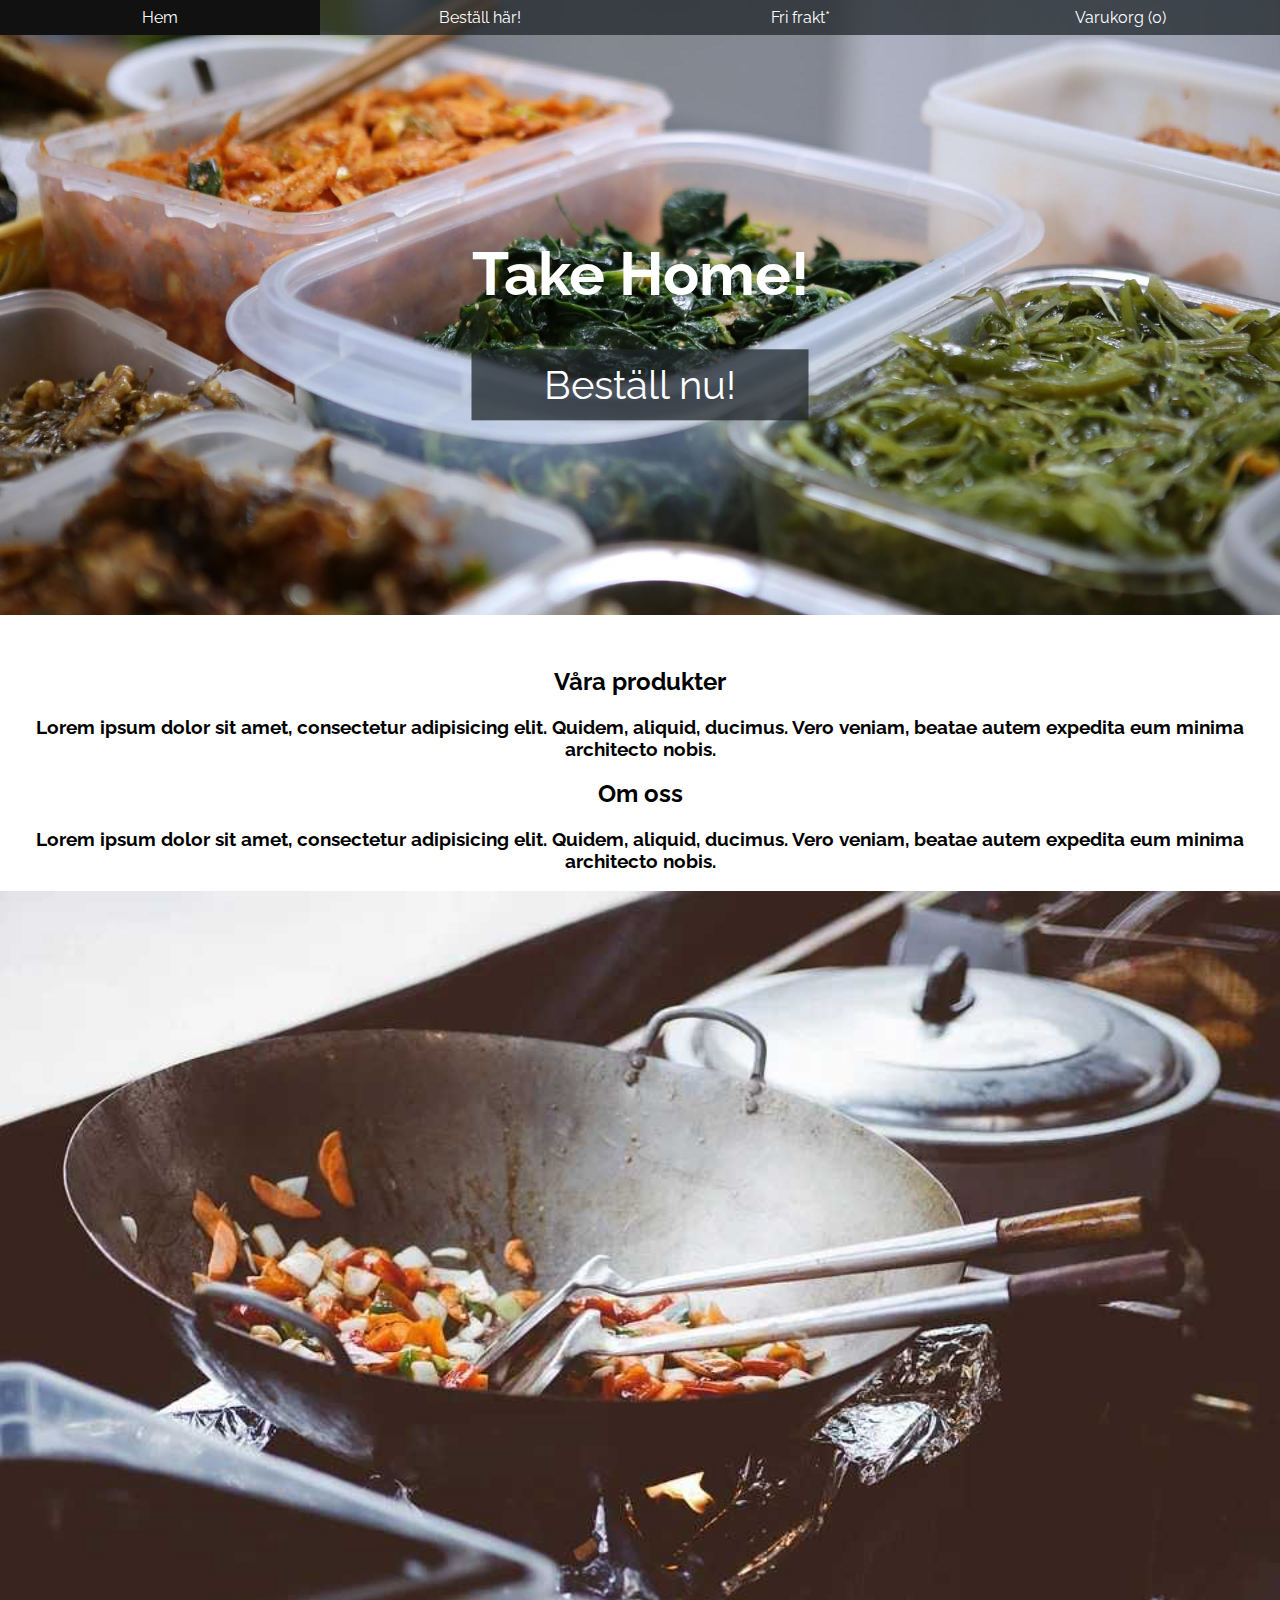
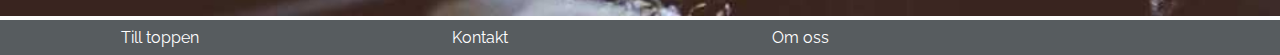
<file: index.html>
<!DOCTYPE html>
<html lang="sv">

<head>
  <meta charset="UTF-8">
  <meta name="viewport" content="width=device-width, initial-scale=1.0">
  <meta http-equiv="X-UA-Compatible" content="ie=edge">
  <meta name="Description" content="De bästa matlådorna samlade på samma ställe.">
  <title>Take Home</title>
  <link rel="stylesheet" href="css/style.css">
  <link rel="shortcut icon" href="img/favicon.ico" type="image/x-icon">
  <link rel="icon" href="img/favicon.ico" type="image/x-icon">
</head>

<body>
  <nav>
    <ul>
      <li><a href="index.html">Hem</a></li>
      <li id="orderhere"><a href="index2.html">Beställ här!</a></li>
      <li><a onclick="freeshipping('block')">Fri frakt*</a></li>
      <li><a href="index3.html" id="shoppingcartnav">Varukorg (0)</a></li>
    </ul>
  </nav>
  <!-- Free shipping popup -->
  <div id="freeshipping">
    <button onclick="freeshipping('none')">X</button>
    <h2>Fri frakt*</h2>
    <h3>Vi erbjuder nu fri frakt till alla våra kunder som beställer någon av våra matlådor*</h3>
    <p id="freeshippingdisclaimer">*Fri frakt är endast tillgängligt på någon av våra utvalta produkter i vår butik*.</p>
    <p id="storedisclaimer">*Vi har inga utvalda produkter.</p>
  </div>
  <header>
    <img src="img/matlada.jpg" alt="matlåda">
    <div id="headertext">
      <h1>Take Home!</h1>
      <a href="index2.html">Beställ nu!</a>
    </div>
  </header>
  <section class="products" id="products">
    <div id="about">
      <h2>Våra produkter</h2>
      <h3 id="product-text"> Lorem ipsum dolor sit amet, consectetur adipisicing elit. Quidem, aliquid, ducimus. Vero veniam, beatae autem expedita eum minima architecto nobis.</h3>
      <h2>Om oss</h2>
      <h3 id="about-text"> Lorem ipsum dolor sit amet, consectetur adipisicing elit. Quidem, aliquid, ducimus. Vero veniam, beatae autem expedita eum minima architecto nobis.</h3>
      <img id="about-img" src="img/aboutimg.jpg" alt="aboutimg">
    </div>
  </section>
  <footer class="pagefooter">
    <ul>
      <li><a href="#">Till toppen</a></li>
      <li><a href="index4.html">Kontakt</a></li>
      <li><a href="#about">Om oss</a></li>
    </ul>
  </footer>
  <script src="js/javascript.js"></script>
</body>

</html>
</file>
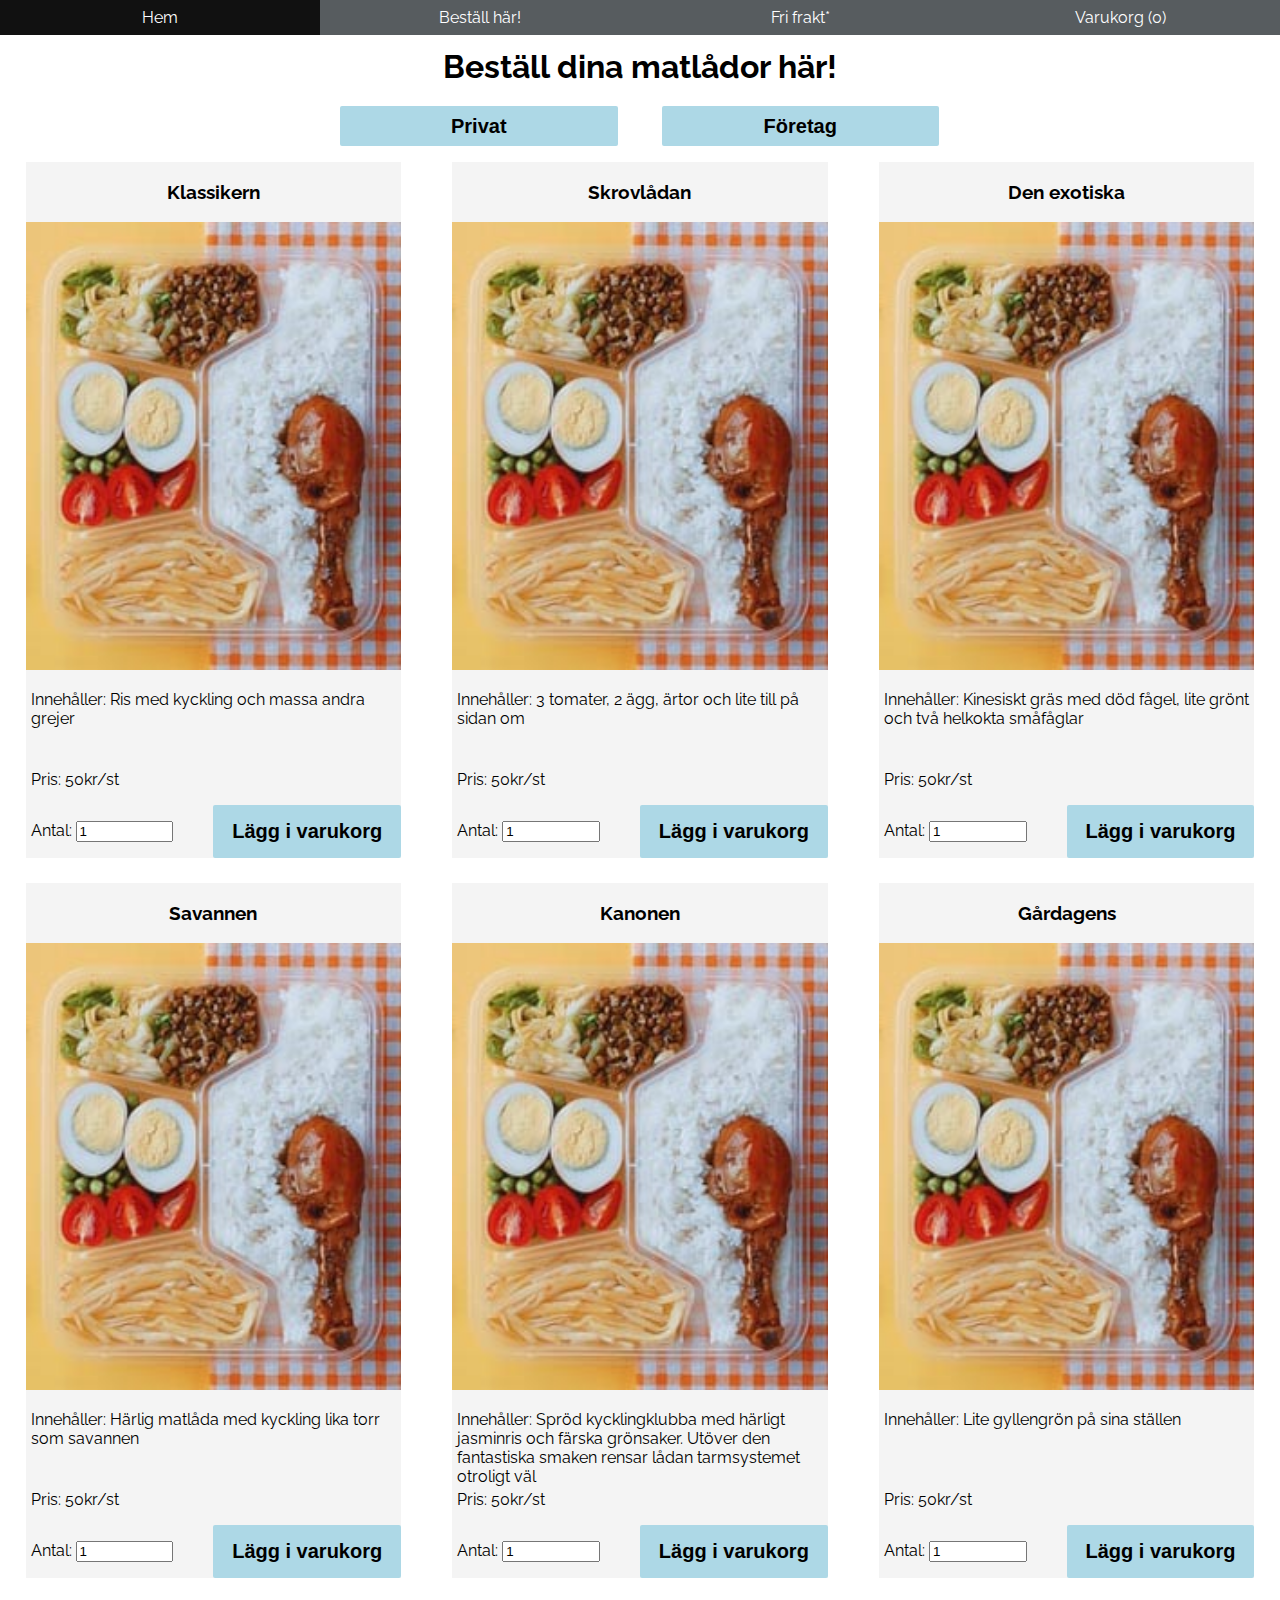
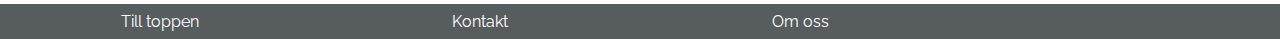
<file: index2.html>
<!DOCTYPE html>
<html lang="sv">

<head>
  <meta charset="UTF-8">
  <meta name="viewport" content="width=device-width, initial-scale=1.0">
  <meta http-equiv="X-UA-Compatible" content="ie=edge">
  <meta name="Description" content="Beställ matlådor av högsta kvalité.">
  <title>Beställ här! Take home</title>
  <link rel="stylesheet" href="css/style.css">
  <link rel="shortcut icon" href="img/favicon.ico" type="image/x-icon">
  <link rel="icon" href="img/favicon.ico" type="image/x-icon">
</head>

<body>
  <nav>
    <ul>
      <li><a href="index.html">Hem</a></li>
      <li id="orderhere"><a href="index2.html">Beställ här!</a></li>
      <li><a onclick="freeshipping('block')">Fri frakt*</a></li>
      <li><a href="index3.html" id="shoppingcartnav">Varukorg (0)</a></li>
    </ul>
  </nav>
  <!-- Free shipping popup -->
  <div id="freeshipping">
    <button onclick="freeshipping('none')">X</button>
    <h2>Fri frakt*</h2>
    <h3>Vi erbjuder nu fri frakt till alla våra kunder som beställer någon av våra matlådor*</h3>
    <p id="freeshippingdisclaimer">*Fri frakt är endast tillgängligt på någon av våra utvalta produkter i vår butik*.</p>
    <p id="storedisclaimer">*Vi har inga utvalda produkter.</p>
  </div>
  <section id="index2section">
    <h1>Beställ dina matlådor här!</h1>
    <div id="centerorderbuttons">
      <button class="ordertypebutton" type="button" name="button">Privat</button>
      <button class="ordertypebutton" type="button" name="button">Företag</button>
    </div>
    <div id="lunchboxcontainer">
      <div class="lunchbox">
        <h3>Klassikern</h3>
        <img src="img/lunchbox.jpg" alt="lunchbox">
        <div class="productinfo">
          <p class="containinfo">Innehåller: Ris med kyckling och massa andra grejer</p>
          <p class="priceinfo">Pris: 50kr/st</p>
          <p class="amountinfo">Antal: <input id="product1amount" type="number" name="Antal:" value="1" min="1"></p>
          <button type="button" name="button" onclick="addtocart('Klassikern', '50', 'product1amount')">Lägg i varukorg</button>
        </div>
      </div>
      <div class="lunchbox">
        <h3>Skrovlådan</h3>
        <img src="img/lunchbox.jpg" alt="lunchbox">
        <div class="productinfo">
          <p class="containinfo">Innehåller: 3 tomater, 2 ägg, ärtor och lite till på sidan om</p>
          <p class="priceinfo">Pris: 50kr/st</p>
          <p class="amountinfo">Antal: <input id="product2amount" type="number" name="Antal:" value="1" min="1"></p>
          <button type="button" name="button" onclick="addtocart('Skrovlådan', '50', 'product2amount')">Lägg i varukorg</button>
        </div>
      </div>
      <div class="lunchbox">
        <h3>Den exotiska</h3>
        <img src="img/lunchbox.jpg" alt="lunchbox">
        <div class="productinfo">
          <p class="containinfo">Innehåller: Kinesiskt gräs med död fågel, lite grönt och två helkokta småfåglar</p>
          <p class="priceinfo">Pris: 50kr/st</p>
          <p class="amountinfo">Antal: <input id="product3amount" type="number" name="Antal:" value="1" min="1"></p>
          <button type="button" name="button" onclick="addtocart('Den exotiska', '50', 'product3amount')">Lägg i varukorg</button>
        </div>
      </div>
      <div class="lunchbox">
        <h3>Savannen</h3>
        <img src="img/lunchbox.jpg" alt="lunchbox">
        <div class="productinfo">
          <p class="containinfo">Innehåller: Härlig matlåda med kyckling lika torr som savannen</p>
          <p class="priceinfo">Pris: 50kr/st</p>
          <p class="amountinfo">Antal: <input id="product4amount" type="number" name="Antal:" value="1" min="1"></p>
          <button type="button" name="button" onclick="addtocart('Savannen', '50', 'product4amount')">Lägg i varukorg</button>
        </div>
      </div>
      <div class="lunchbox">
        <h3>Kanonen</h3>
        <img src="img/lunchbox.jpg" alt="lunchbox">
        <div class="productinfo">
          <p class="containinfo">Innehåller: Spröd kycklingklubba med härligt jasminris och färska grönsaker. Utöver den fantastiska smaken rensar lådan tarmsystemet otroligt väl</p>
          <p class="priceinfo">Pris: 50kr/st</p>
          <p class="amountinfo">Antal: <input id="product5amount" type="number" name="Antal:" value="1" min="1"></p>
          <button type="button" name="button" onclick="addtocart('Kanonen', '50', 'product5amount')">Lägg i varukorg</button>
        </div>
      </div>
      <div class="lunchbox">
        <h3>Gårdagens</h3>
        <img src="img/lunchbox.jpg" alt="lunchbox">
        <div class="productinfo">
          <p class="containinfo">Innehåller: Lite gyllengrön på sina ställen</p>
          <p class="priceinfo">Pris: 50kr/st</p>
          <p class="amountinfo">Antal: <input id="product6amount" type="number" name="Antal:" value="1" min="1"></p>
          <button type="button" name="button" onclick="addtocart('Gårdagens', '50', 'product6amount')">Lägg i varukorg</button>
        </div>
      </div>
    </div>
  </section>
  <footer class="pagefooter">
    <ul>
      <li><a href="#">Till toppen</a></li>
      <li><a href="index4.html">Kontakt</a></li>
      <li><a href="index.html#about">Om oss</a></li>
    </ul>
  </footer>
  <script src="js/javascript2.js"></script>
</body>

</html>
</file>
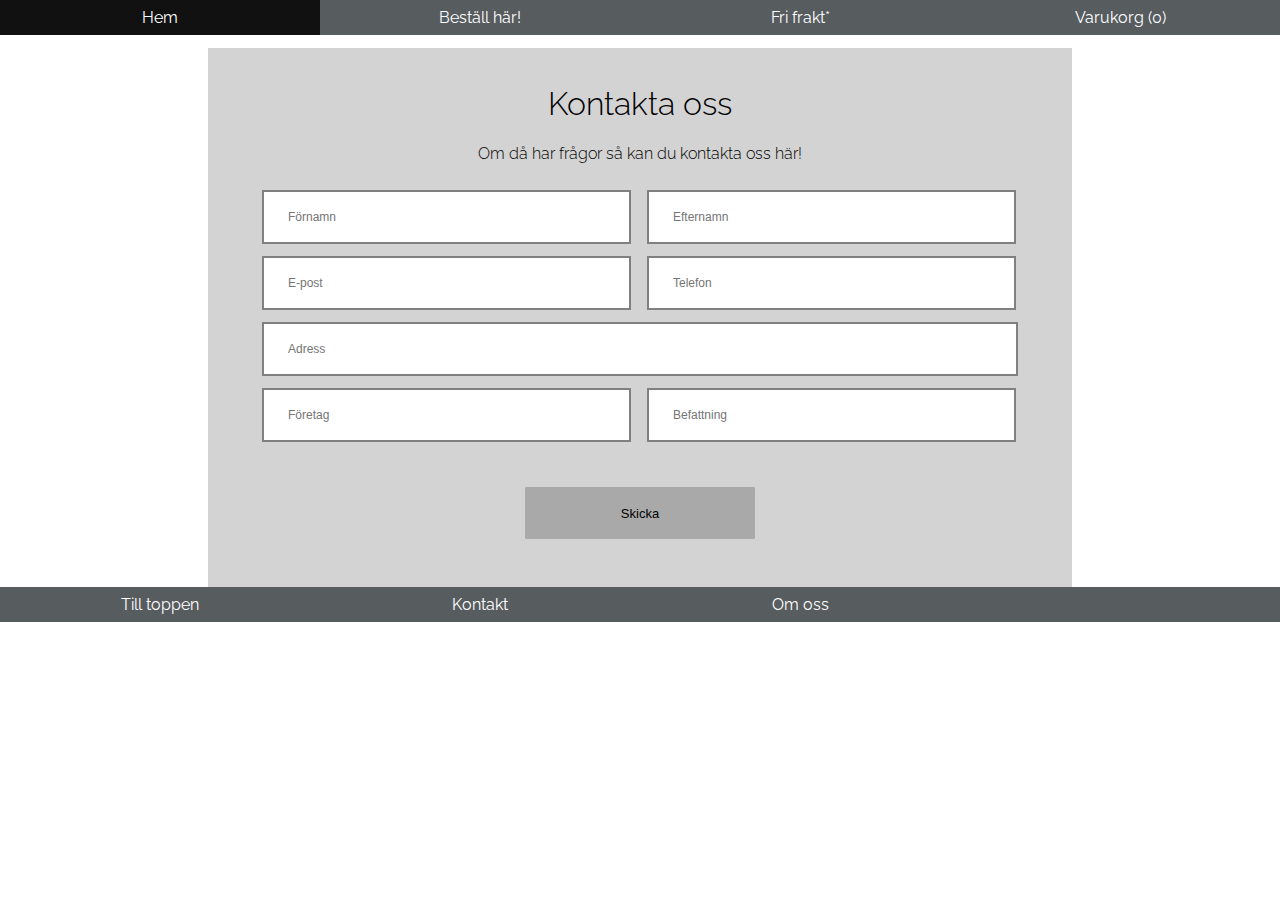
<file: index4.html>
<!DOCTYPE html>
<html lang="sv">

<head>
  <meta charset="UTF-8">
  <meta name="viewport" content="width=device-width, initial-scale=1.0">
  <meta http-equiv="X-UA-Compatible" content="ie=edge">
  <meta name="Description" content="Kontakta oss här.">
  <title>Kontakt Take home</title>
  <link rel="stylesheet" href="css/style.css">
</head>

<body>
  <nav>
    <ul>
      <li><a href="index.html">Hem</a></li>
      <li id="orderhere"><a href="index2.html">Beställ här!</a></li>
      <li><a onclick="freeshipping('block')">Fri frakt*</a></li>
      <li><a href="index3.html" id="shoppingcartnav">Varukorg (0)</a></li>
    </ul>
  </nav>
  <!-- Free shipping popup -->
  <div id="freeshipping">
    <button onclick="freeshipping('none')">X</button>
    <h2>Fri frakt*</h2>
    <h3>Vi erbjuder nu fri frakt till alla våra kunder som beställer någon av våra matlådor*</h3>
    <p id="freeshippingdisclaimer">*Fri frakt är endast tillgängligt på någon av våra utvalta produkter i vår butik*.</p>
    <p id="storedisclaimer">*Vi har inga utvalda produkter.</p>
  </div>
  <header>
  </header>
  <section>
    <div id="contactinformation">
      <h1>Kontakta oss</h1>
      <h4>Om då har frågor så kan du kontakta oss här!</h4>
      <input type="text" name="" placeholder="Förnamn">
      <input type="text" name="" placeholder="Efternamn">
      <input type="text" name="" placeholder="E-post">
      <input type="text" name="" placeholder="Telefon">
      <input id="addressinput" type="text" name="" placeholder="Adress">
      <input type="text" name="" placeholder="Företag">
      <input type="text" name="" placeholder="Befattning">
      <button type="button" name="button">Skicka</button>
    </div>
  </section>
  <footer class="pagefooter">
    <ul>
      <li><a href="#">Till toppen</a></li>
      <li><a href="index4.html">Kontakt</a></li>
      <li><a href="index.html#about">Om oss</a></li>
    </ul>
  </footer>
  <script src="js/javascript.js"></script>
</body>

</html>
</file>
<file: css/style.css>
/*Fonts*/
@import url('https://fonts.googleapis.com/css?family=Raleway:300,400,600&display=swap');

body {
  margin: 0;
  padding: 0;
  font-family: 'Raleway', sans-serif;
  font-weight: 400;
  background-color: white;
}

button {
  background-color: lightblue;
  color: black;
  padding: 3px 3px;
  text-align: center;
  text-decoration: none;
  font-weight: 600;
  border: none;
  border-radius: 0.1em;
}

button:hover {
  background-color: grey;
  color: #FFF;
}

#freeshipping {
  background-color: white;
  position: absolute;
  z-index: 2;
  padding: 2px;
  border: 2px solid #131f34;
  top: 3em;
  left: 50%;
  transform: translate(-50%);
  display: none;
}

#freeshipping button {
  float: right;
  background-color: red;
  height: 2em;
  width: 2em;
}

#freeshippingdisclaimer,
#storedisclaimer {
  font-size: 12px;
}

/*Nav*/
nav>ul,
.pagefooter ul {
  position: absolute;
  list-style-type: none;
  margin: 0;
  padding: 0;
  overflow: hidden;
  background-color: rgba(31, 37, 42, 0.75);
  z-index: 1;
  top: 0;
}

.pagefooter ul {
  position: relative;
  width: 100%;
}

nav li,
.pagefooter li {
  float: left;
  width: 25vw;
}

nav li a,
.pagefooter li a {
  display: block;
  color: white;
  text-align: center;
  padding: 0.5em;
  text-decoration: none;
}

nav li a:hover,
.pagefooter li a:hover {
  background-color: #111;
}
/*Section*/
#products * {
  text-align: center;
}
section {
  margin-top: 3em;
}
section h1 {
  text-align: center;
}
#about-img {
  width: 100%;
}
.ordertypebutton {
width: calc(50% - 2.125em);
height: 2em;
font-size: 20px;
margin-left: 1em;
margin-right: 1em;
}
#centerorderbuttons {
  display: block;
   margin-left: auto;
   margin-right: auto;
   width: 40em;
}
/*Header*/
header>img {
  width: 100%;
}

header {
  position: relative;
}

header>#headertext {
  position: absolute;
  top: 50%;
  left: 50%;
  transform: translate(-50%, -50%);
}

header>#headertext>* {
  display: block;
  color: white;
  text-decoration: none;
  font-size: 60px;
  text-align: center;
}
header>#headertext>a {
  font-size: 40px;
  padding: 0.3em 1em 0.3em 1em;
      background-color: rgba(31, 37, 42, 0.75);
      width: calc(100% - 2em);
}


/*index2.html*/
.lunchbox {
  margin: 0 2vw 2vw 2vw;
  float: left;
  background-color: rgba(31, 37, 42, 0.05);
  color: black;
}
.lunchbox img {
  width: 100%;
}
.lunchbox h3 {
  text-align: center;
}
#lunchboxcontainer {
  margin-top: 1em;
  display: grid;
  grid-template-columns: repeat(auto-fit, minmax(24em, 1fr));
  grid-template-rows: auto;
}
.productinfo {
  display: grid;
  grid-template-columns: repeat(2, 1fr);
   grid-template-rows: repeat(3, auto);
}
.productinfo .containinfo {
  grid-column: 1/3;
      grid-row: 1;
      height: 3em;
      margin-left: 5px;
}
.productinfo .priceinfo {
  grid-column: 1/3;
      grid-row: 2;
          margin-left: 5px;
}
.productinfo .amountinfo {
  grid-column: 1/2;
      grid-row: 3;
          margin-left: 5px;
}
.productinfo button {
  grid-column: 2/3;
    grid-row: 3;
    font-size: 20px;
}
#productpage {
  margin-top: 4em;
}

#productimage {
  background-color: #34495e;
  -webkit-transition: background-color 1500ms linear;
  -ms-transition: background-color 1500ms linear;
  transition: background-color 1500ms linear;
}

#productimage:hover {
  background-color: #e74c3c;
  -webkit-transition: background-color 1500ms linear;
  -ms-transition: background-color 1500ms linear;
  transition: background-color 1500ms linear;
}

/*index3.html*/
#shoppingcart ul,
#totalinfo {
  list-style-type: none;
  margin: 0 2vw 0 2vw;
  padding: 0;
  overflow: hidden;
  background-color: rgba(31, 37, 42, 0.05);
  ;
}

#shoppingcart li {
  float: left;
  width: 24vw;
  display: block;
  color: black;
  text-align: center;
  text-decoration: none;
}

#totalinfo {
  background-color: rgba(31, 37, 42, 0.1);
  text-align: center;
}

#totalinfo li {
  float: left;
  width: 32vw;
}

#shoppingcart {
  margin-top: 4em;
}

#shoppingcart input {
  border: none;
}

#shoppingcart input:invalid {
  background-color: red;
}

input {
  width: 7vw;
}
#contactinformation {
  width: 60%;
  display: block;
  margin-left: auto;
  margin-right: auto;
  background-color: lightgrey;
padding: 3em;
  padding-top: 1em;
}
#contactinformation h4,
#contactinformation h1{
  text-align: center;
  font-weight: 300;
}
#contactinformation button {
  background-color: darkgrey;
  width: 30%;
  height: 4em;
  display: block;
  margin-left: auto;
  margin-right: auto;
  margin-top: 3em;
  font-size:13px;
  font-weight: 400;
}
#contactinformation button:hover {
  background-color: black;
}
#contactinformation input {
  width: calc(50% - 1.25em);
  margin: 0.5em;
  border: solid grey 2px;
  padding: 1.5em 1.5em 1.5em 2em;
  font-size: 12px;
  box-sizing: border-box;
}
#contactinformation input:hover {
  border-color: black;
}
#addressinput {
  width: calc(100% - 1em)!important;
}
/*Media query*/
@media screen and (max-width: 787px) {

  nav li,
  .pagefooter li {
    width: 100vw;
  }

  header h1 {
    display: none;
  }

  header {
    height: 9em;
    overflow: hidden;
  }

  .products {
    padding-top: 1vh;
  }

  #productpage {
    margin-top: 10em;
  }

  #shoppingcart {
    margin-top: 10em;
  }

  #freeshipping {
    top: 10em;
  }
  .column {
    float: left;
    width: 96%;
  }
  #index2section {
    margin-top: 10em;
  }
  #contactinformation input {
    width: calc(100% - 1em);
  }
  header>#headertext {
    display: none;
  }
  .ordertypebutton {
    width: 100%;
  }
  #centerorderbuttons {
    width: calc(100% - 2.5em);
    margin: 0;
  }
}
</file>
